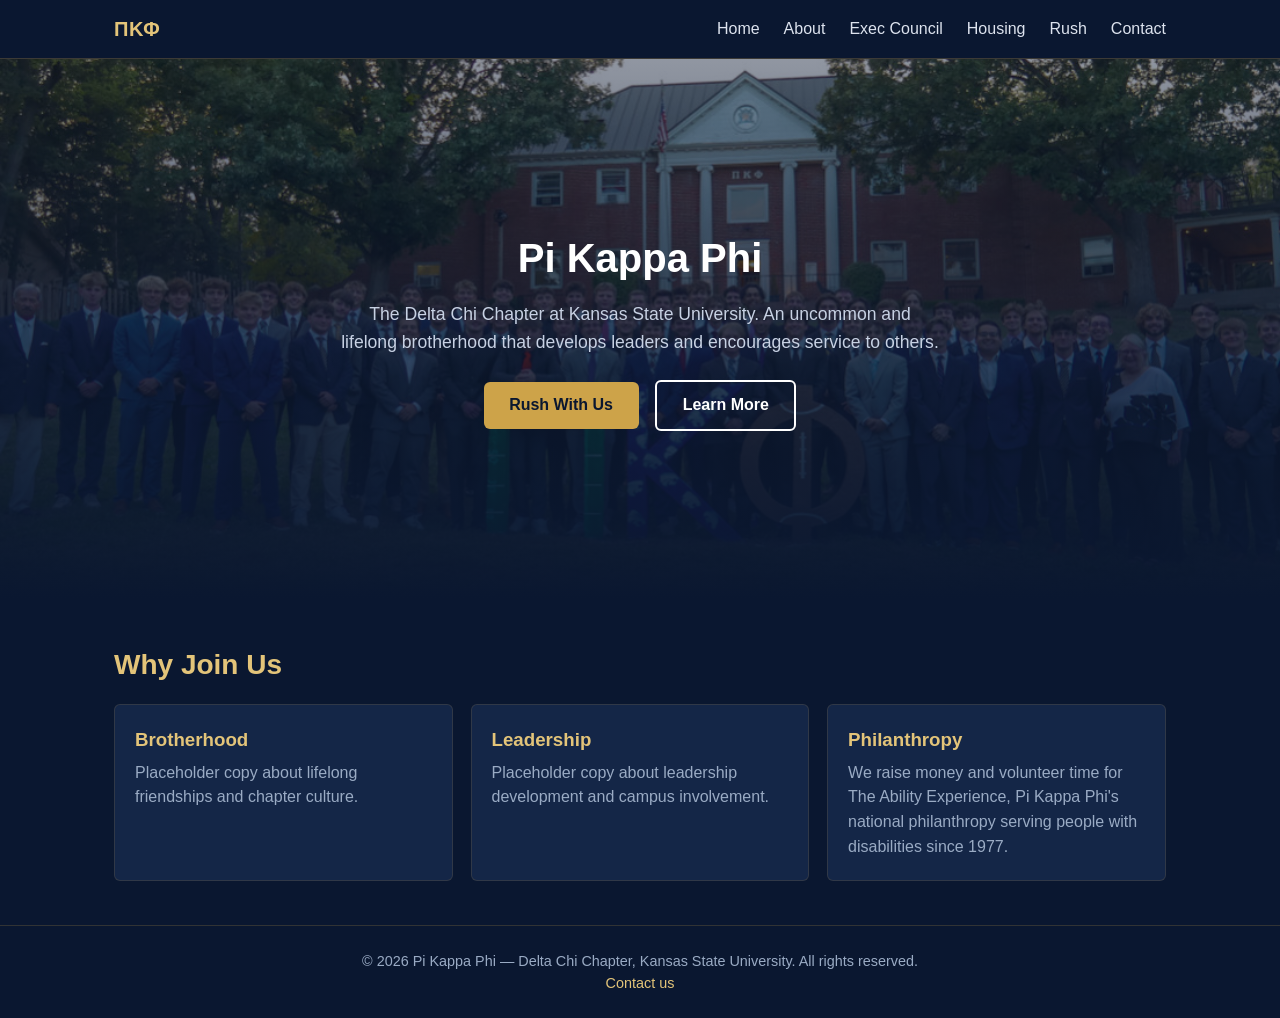
<file: index.html>
<!DOCTYPE html>
<html lang="en">
<head>
  <meta charset="UTF-8">
  <meta name="viewport" content="width=device-width, initial-scale=1.0">
  <title>Pi Kappa Phi | Delta Chi Chapter — Kansas State</title>
  <link rel="stylesheet" href="css/style.css">
</head>
<body>
  <div class="intro-overlay" aria-hidden="true">
    <span class="intro-mark">&Pi;&Kappa;&Phi;</span>
  </div>

  <header class="site-header">
    <nav class="nav">
      <a class="nav-brand" href="index.html">&Pi;&Kappa;&Phi;</a>
      <button class="nav-toggle" aria-label="Toggle navigation">&#9776;</button>
      <ul class="nav-links">
        <li><a href="index.html">Home</a></li>
        <li><a href="about.html">About</a></li>
        <li><a href="exec.html">Exec Council</a></li>
        <li><a href="housing.html">Housing</a></li>
        <li><a href="rush.html">Rush</a></li>
        <li><a href="contact.html">Contact</a></li>
      </ul>
    </nav>
  </header>

  <section class="hero hero-photo intro-timed" style="--house-photo: url('../assets/images/fullhouse.jpeg');" role="img" aria-label="The brothers of Pi Kappa Phi Delta Chi chapter standing in front of the chapter house">
    <div class="container">
      <h1>Pi Kappa Phi</h1>
      <p>The Delta Chi Chapter at Kansas State University. An uncommon and lifelong brotherhood that develops leaders and encourages service to others.</p>
      <a class="btn" href="rush.html">Rush With Us</a>
      <a class="btn btn-outline" href="about.html" style="margin-left: 0.75rem;">Learn More</a>
    </div>
  </section>

  <section>
    <div class="container">
      <h2>Why Join Us</h2>
      <div class="grid">
        <div class="card">
          <h3>Brotherhood</h3>
          <p>Placeholder copy about lifelong friendships and chapter culture.</p>
        </div>
        <div class="card">
          <h3>Leadership</h3>
          <p>Placeholder copy about leadership development and campus involvement.</p>
        </div>
        <div class="card">
          <h3>Philanthropy</h3>
          <p>We raise money and volunteer time for The Ability Experience, Pi Kappa Phi's national philanthropy serving people with disabilities since 1977.</p>
        </div>
      </div>
    </div>
  </section>

  <footer class="site-footer">
    <div class="container">
      <p>&copy; 2026 Pi Kappa Phi — Delta Chi Chapter, Kansas State University. All rights reserved.</p>
      <p><a href="contact.html">Contact us</a></p>
    </div>
  </footer>

  <script src="js/main.js"></script>
</body>
</html>
</file>
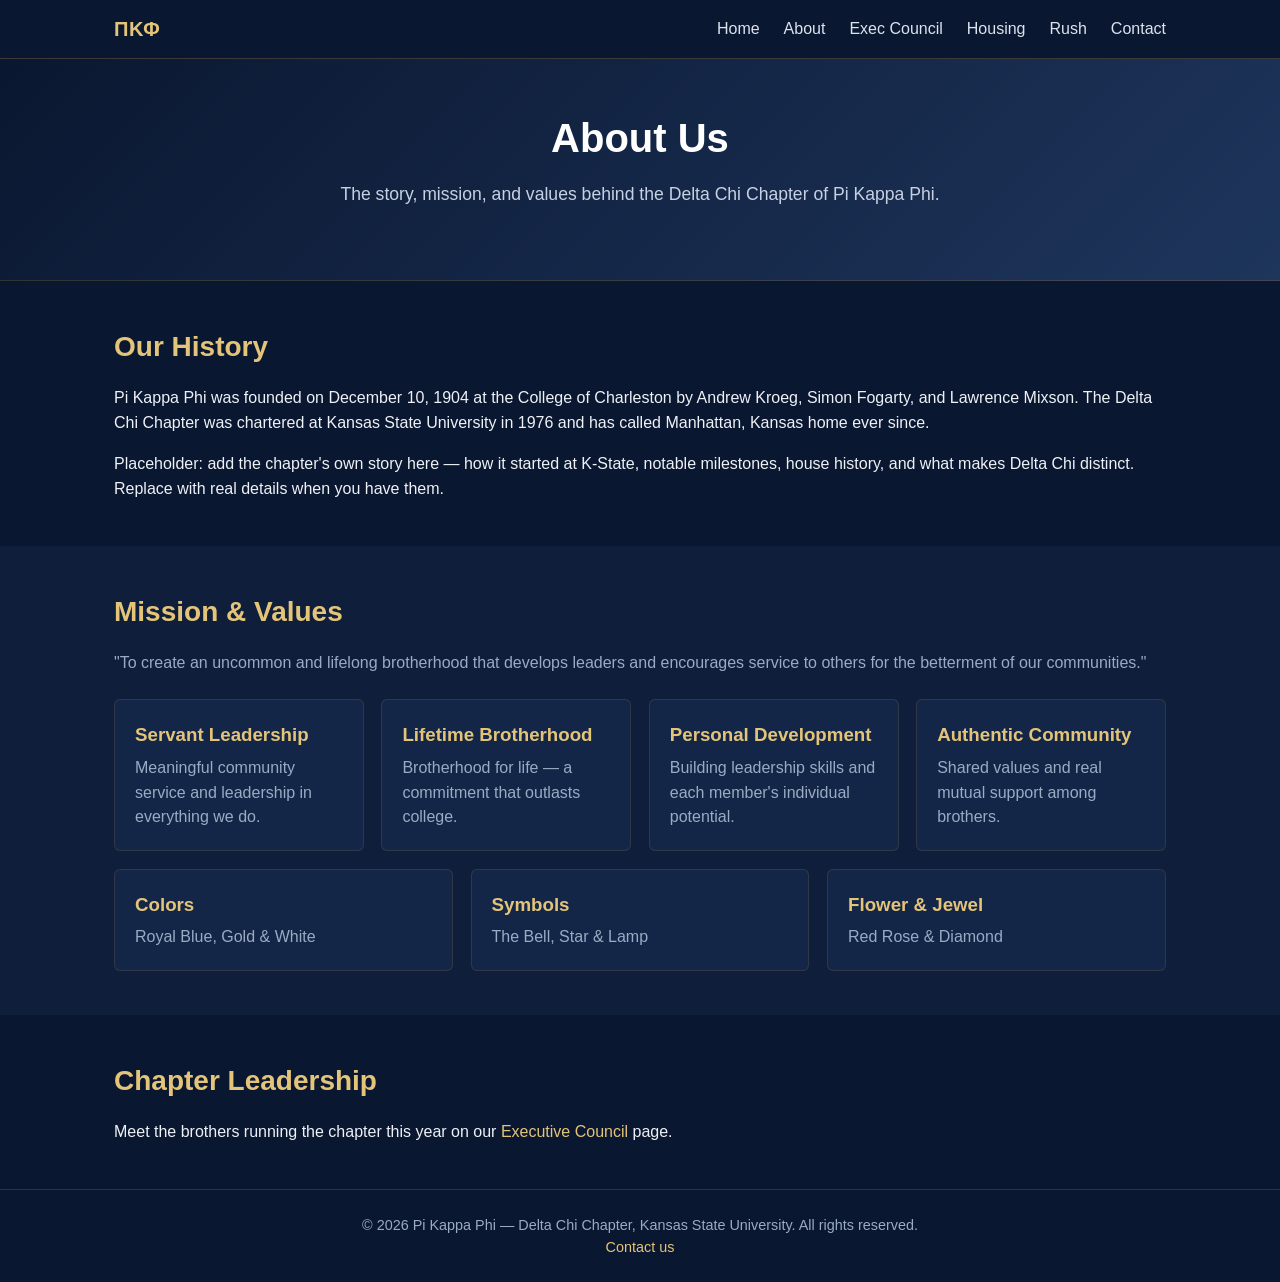
<file: about.html>
<!DOCTYPE html>
<html lang="en">
<head>
  <meta charset="UTF-8">
  <meta name="viewport" content="width=device-width, initial-scale=1.0">
  <title>Pi Kappa Phi | About — Delta Chi Chapter</title>
  <link rel="stylesheet" href="css/style.css">
</head>
<body>
  <header class="site-header">
    <nav class="nav">
      <a class="nav-brand" href="index.html">&Pi;&Kappa;&Phi;</a>
      <button class="nav-toggle" aria-label="Toggle navigation">&#9776;</button>
      <ul class="nav-links">
        <li><a href="index.html">Home</a></li>
        <li><a href="about.html">About</a></li>
        <li><a href="exec.html">Exec Council</a></li>
        <li><a href="housing.html">Housing</a></li>
        <li><a href="rush.html">Rush</a></li>
        <li><a href="contact.html">Contact</a></li>
      </ul>
    </nav>
  </header>

  <section class="hero" style="padding: 3rem 1.5rem;">
    <div class="container">
      <h1>About Us</h1>
      <p>The story, mission, and values behind the Delta Chi Chapter of Pi Kappa Phi.</p>
    </div>
  </section>

  <section>
    <div class="container">
      <h2>Our History</h2>
      <p>Pi Kappa Phi was founded on December 10, 1904 at the College of Charleston by Andrew Kroeg, Simon Fogarty, and Lawrence Mixson. The Delta Chi Chapter was chartered at Kansas State University in 1976 and has called Manhattan, Kansas home ever since.</p>
      <p style="margin-top: 1rem;">Placeholder: add the chapter's own story here — how it started at K-State, notable milestones, house history, and what makes Delta Chi distinct. Replace with real details when you have them.</p>
    </div>
  </section>

  <section class="alt">
    <div class="container">
      <h2>Mission &amp; Values</h2>
      <p style="margin-bottom: 1.5rem; color: var(--color-text-muted);">"To create an uncommon and lifelong brotherhood that develops leaders and encourages service to others for the betterment of our communities."</p>
      <div class="grid">
        <div class="card">
          <h3>Servant Leadership</h3>
          <p>Meaningful community service and leadership in everything we do.</p>
        </div>
        <div class="card">
          <h3>Lifetime Brotherhood</h3>
          <p>Brotherhood for life — a commitment that outlasts college.</p>
        </div>
        <div class="card">
          <h3>Personal Development</h3>
          <p>Building leadership skills and each member's individual potential.</p>
        </div>
        <div class="card">
          <h3>Authentic Community</h3>
          <p>Shared values and real mutual support among brothers.</p>
        </div>
      </div>
      <div class="grid" style="margin-top: 1.1rem;">
        <div class="card">
          <h3>Colors</h3>
          <p>Royal Blue, Gold &amp; White</p>
        </div>
        <div class="card">
          <h3>Symbols</h3>
          <p>The Bell, Star &amp; Lamp</p>
        </div>
        <div class="card">
          <h3>Flower &amp; Jewel</h3>
          <p>Red Rose &amp; Diamond</p>
        </div>
      </div>
    </div>
  </section>

  <section>
    <div class="container">
      <h2>Chapter Leadership</h2>
      <p>Meet the brothers running the chapter this year on our <a href="exec.html">Executive Council</a> page.</p>
    </div>
  </section>

  <footer class="site-footer">
    <div class="container">
      <p>&copy; 2026 Pi Kappa Phi — Delta Chi Chapter, Kansas State University. All rights reserved.</p>
      <p><a href="contact.html">Contact us</a></p>
    </div>
  </footer>

  <script src="js/main.js"></script>
</body>
</html>
</file>
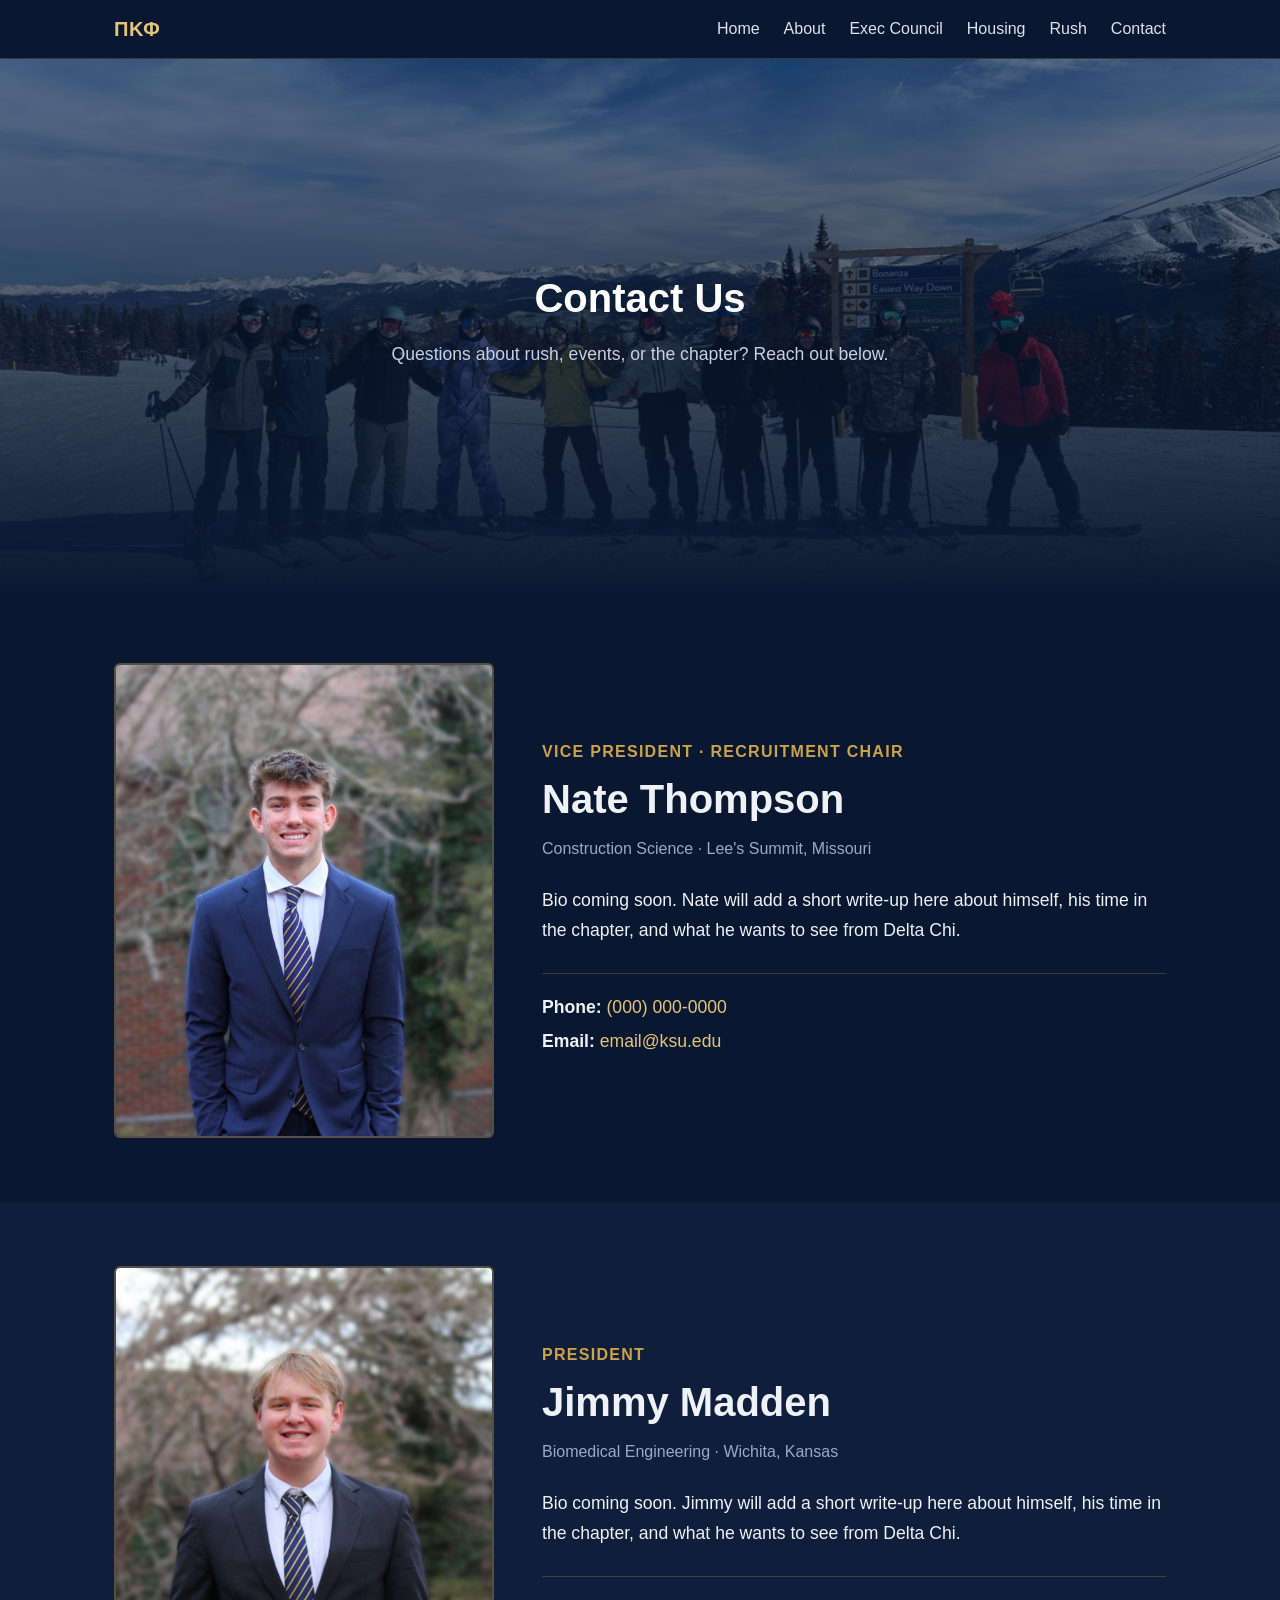
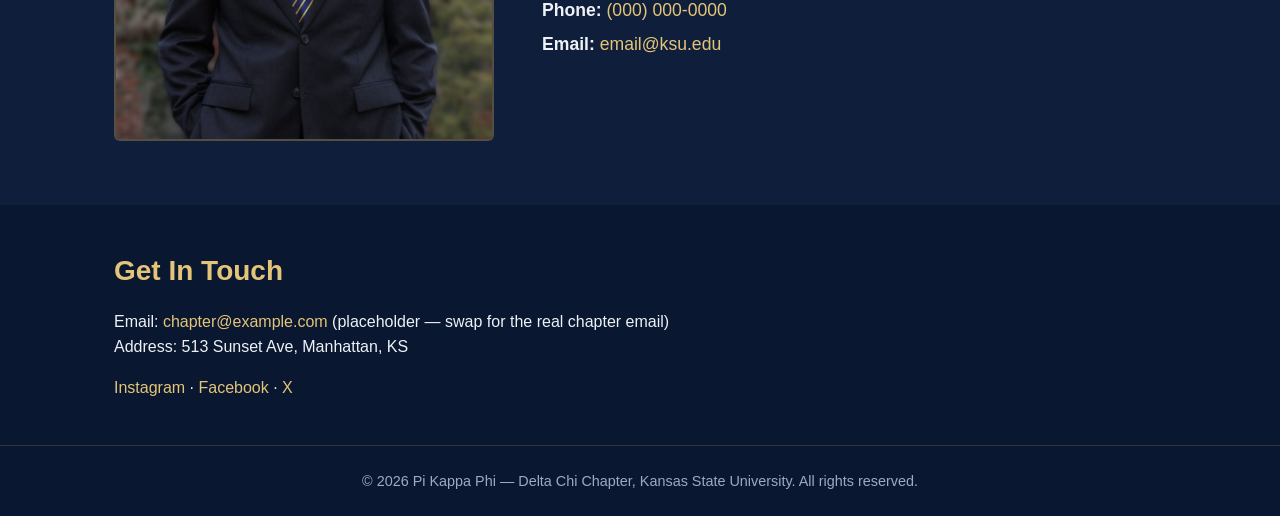
<file: contact.html>
<!DOCTYPE html>
<html lang="en">
<head>
  <meta charset="UTF-8">
  <meta name="viewport" content="width=device-width, initial-scale=1.0">
  <title>Pi Kappa Phi | Contact — Delta Chi Chapter</title>
  <link rel="stylesheet" href="css/style.css">
</head>
<body>
  <header class="site-header">
    <nav class="nav">
      <a class="nav-brand" href="index.html">&Pi;&Kappa;&Phi;</a>
      <button class="nav-toggle" aria-label="Toggle navigation">&#9776;</button>
      <ul class="nav-links">
        <li><a href="index.html">Home</a></li>
        <li><a href="about.html">About</a></li>
        <li><a href="exec.html">Exec Council</a></li>
        <li><a href="housing.html">Housing</a></li>
        <li><a href="rush.html">Rush</a></li>
        <li><a href="contact.html">Contact</a></li>
      </ul>
    </nav>
  </header>

  <section class="hero hero-photo" style="--house-photo: url('../assets/images/skipic.jpeg');" role="img" aria-label="Pi Kappa Phi brothers on a ski trip">
    <div class="container">
      <h1>Contact Us</h1>
      <p>Questions about rush, events, or the chapter? Reach out below.</p>
    </div>
  </section>

  <section class="leader-section">
    <div class="container leader-row">
      <div class="leader-photo">
        <img src="assets/images/nate.jpeg" alt="Nate Thompson">
      </div>
      <div class="leader-body">
        <p class="leader-role">Vice President &middot; Recruitment Chair</p>
        <h2>Nate Thompson</h2>
        <p class="leader-meta">Construction Science &middot; Lee's Summit, Missouri</p>
        <!-- bio placeholder, nate writes this -->
        <p class="leader-bio">Bio coming soon. Nate will add a short write-up here about himself, his time in the chapter, and what he wants to see from Delta Chi.</p>
        <div class="leader-contact">
          <!-- swap in real phone and email -->
          <p><strong>Phone:</strong> <a href="tel:">(000) 000-0000</a></p>
          <p><strong>Email:</strong> <a href="mailto:">email@ksu.edu</a></p>
        </div>
      </div>
    </div>
  </section>

  <section class="leader-section alt">
    <div class="container leader-row">
      <div class="leader-photo">
        <img src="assets/images/jimmy.jpeg" alt="Jimmy Madden">
      </div>
      <div class="leader-body">
        <p class="leader-role">President</p>
        <h2>Jimmy Madden</h2>
        <p class="leader-meta">Biomedical Engineering &middot; Wichita, Kansas</p>
        <!-- bio placeholder, jimmy writes this -->
        <p class="leader-bio">Bio coming soon. Jimmy will add a short write-up here about himself, his time in the chapter, and what he wants to see from Delta Chi.</p>
        <div class="leader-contact">
          <!-- swap in real phone and email -->
          <p><strong>Phone:</strong> <a href="tel:">(000) 000-0000</a></p>
          <p><strong>Email:</strong> <a href="mailto:">email@ksu.edu</a></p>
        </div>
      </div>
    </div>
  </section>

  <section>
    <div class="container">
      <h2>Get In Touch</h2>
      <p>Email: <a href="mailto:chapter@example.com">chapter@example.com</a> (placeholder — swap for the real chapter email)</p>
      <p>Address: 513 Sunset Ave, Manhattan, KS</p>
      <p style="margin-top: 1rem;">
        <a href="https://www.instagram.com/ksupikapp/" target="_blank" rel="noopener">Instagram</a> ·
        <a href="https://www.facebook.com/KSUPiKapp/" target="_blank" rel="noopener">Facebook</a> ·
        <a href="https://x.com/pikappkstate" target="_blank" rel="noopener">X</a>
      </p>
    </div>
  </section>

  <footer class="site-footer">
    <div class="container">
      <p>&copy; 2026 Pi Kappa Phi — Delta Chi Chapter, Kansas State University. All rights reserved.</p>
    </div>
  </footer>

  <script src="js/main.js"></script>
</body>
</html>
</file>
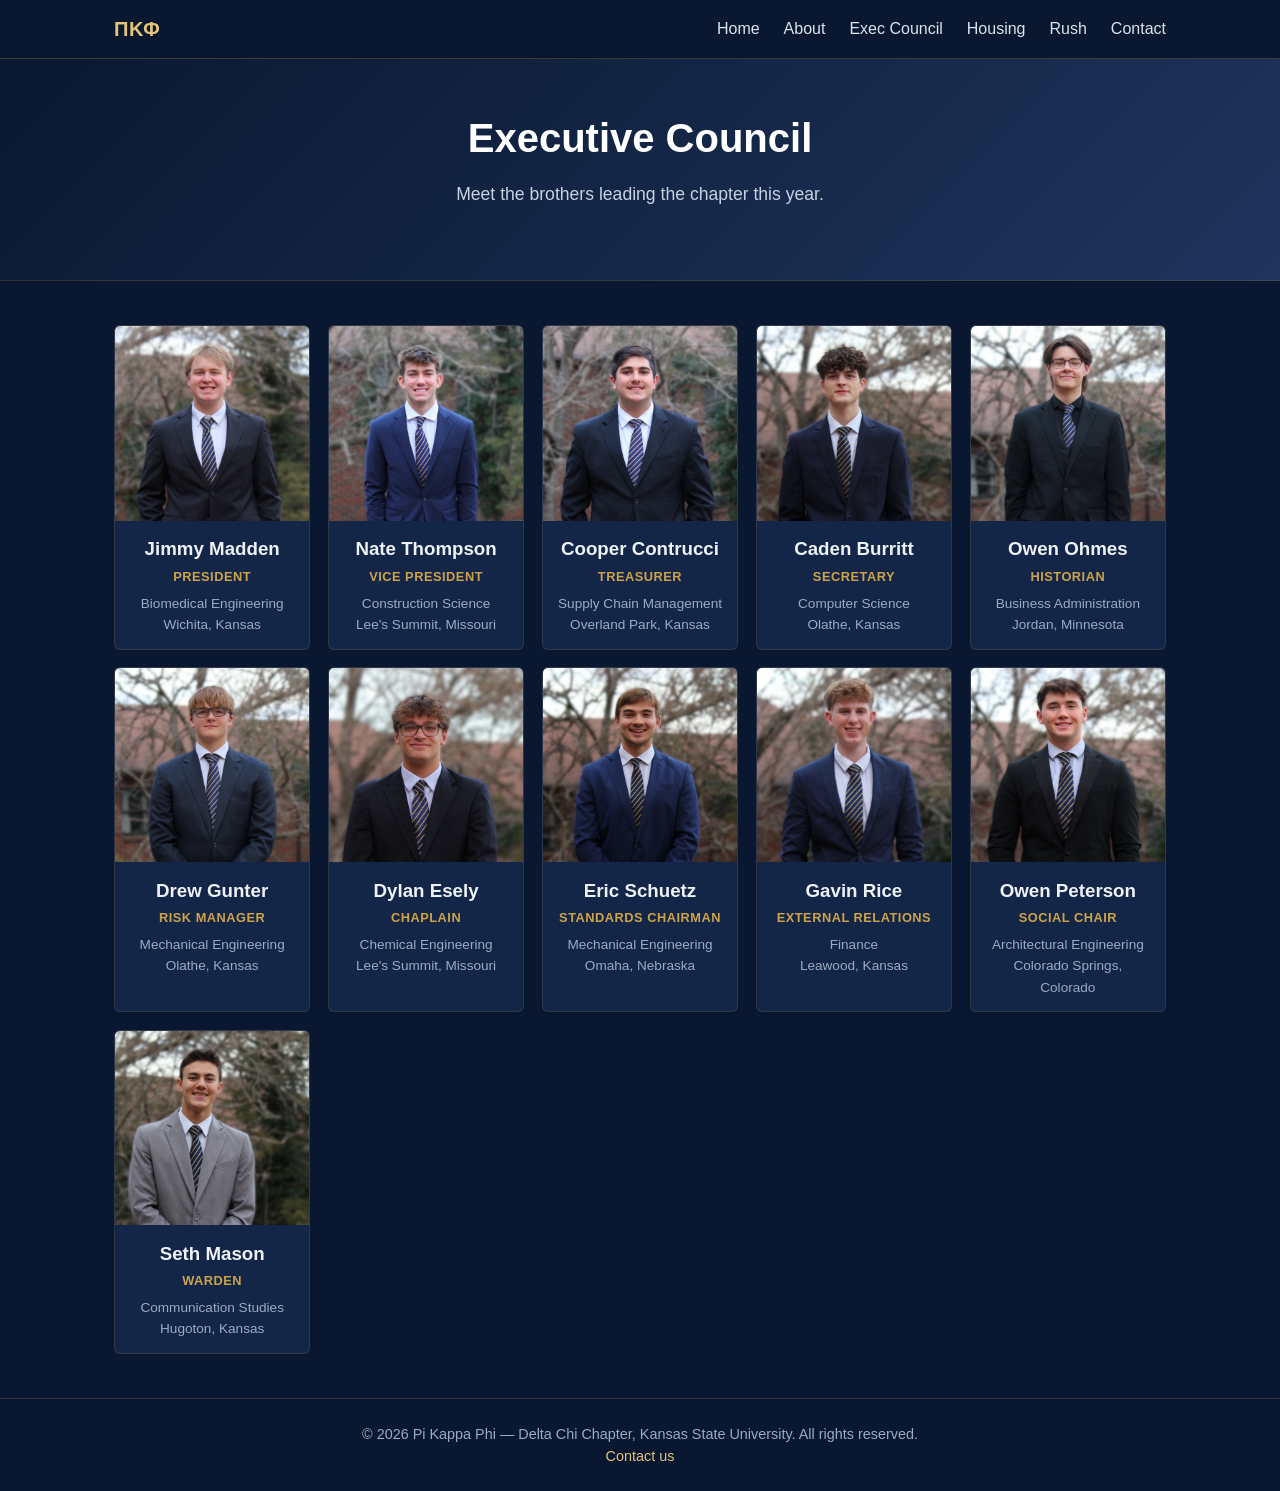
<file: exec.html>
<!DOCTYPE html>
<html lang="en">
<head>
  <meta charset="UTF-8">
  <meta name="viewport" content="width=device-width, initial-scale=1.0">
  <title>Pi Kappa Phi | Executive Council — Delta Chi Chapter</title>
  <link rel="stylesheet" href="css/style.css">
</head>
<body>
  <header class="site-header">
    <nav class="nav">
      <a class="nav-brand" href="index.html">&Pi;&Kappa;&Phi;</a>
      <button class="nav-toggle" aria-label="Toggle navigation">&#9776;</button>
      <ul class="nav-links">
        <li><a href="index.html">Home</a></li>
        <li><a href="about.html">About</a></li>
        <li><a href="exec.html">Exec Council</a></li>
        <li><a href="housing.html">Housing</a></li>
        <li><a href="rush.html">Rush</a></li>
        <li><a href="contact.html">Contact</a></li>
      </ul>
    </nav>
  </header>

  <section class="hero" style="padding: 3rem 1.5rem;">
    <div class="container">
      <h1>Executive Council</h1>
      <p>Meet the brothers leading the chapter this year.</p>
    </div>
  </section>

  <section>
    <div class="container">
      <div id="exec-grid" class="exec-grid"></div>
    </div>
  </section>

  <footer class="site-footer">
    <div class="container">
      <p>&copy; 2026 Pi Kappa Phi — Delta Chi Chapter, Kansas State University. All rights reserved.</p>
      <p><a href="contact.html">Contact us</a></p>
    </div>
  </footer>

  <script src="js/exec-data.js"></script>
  <script src="js/exec.js"></script>
  <script src="js/main.js"></script>
</body>
</html>
</file>
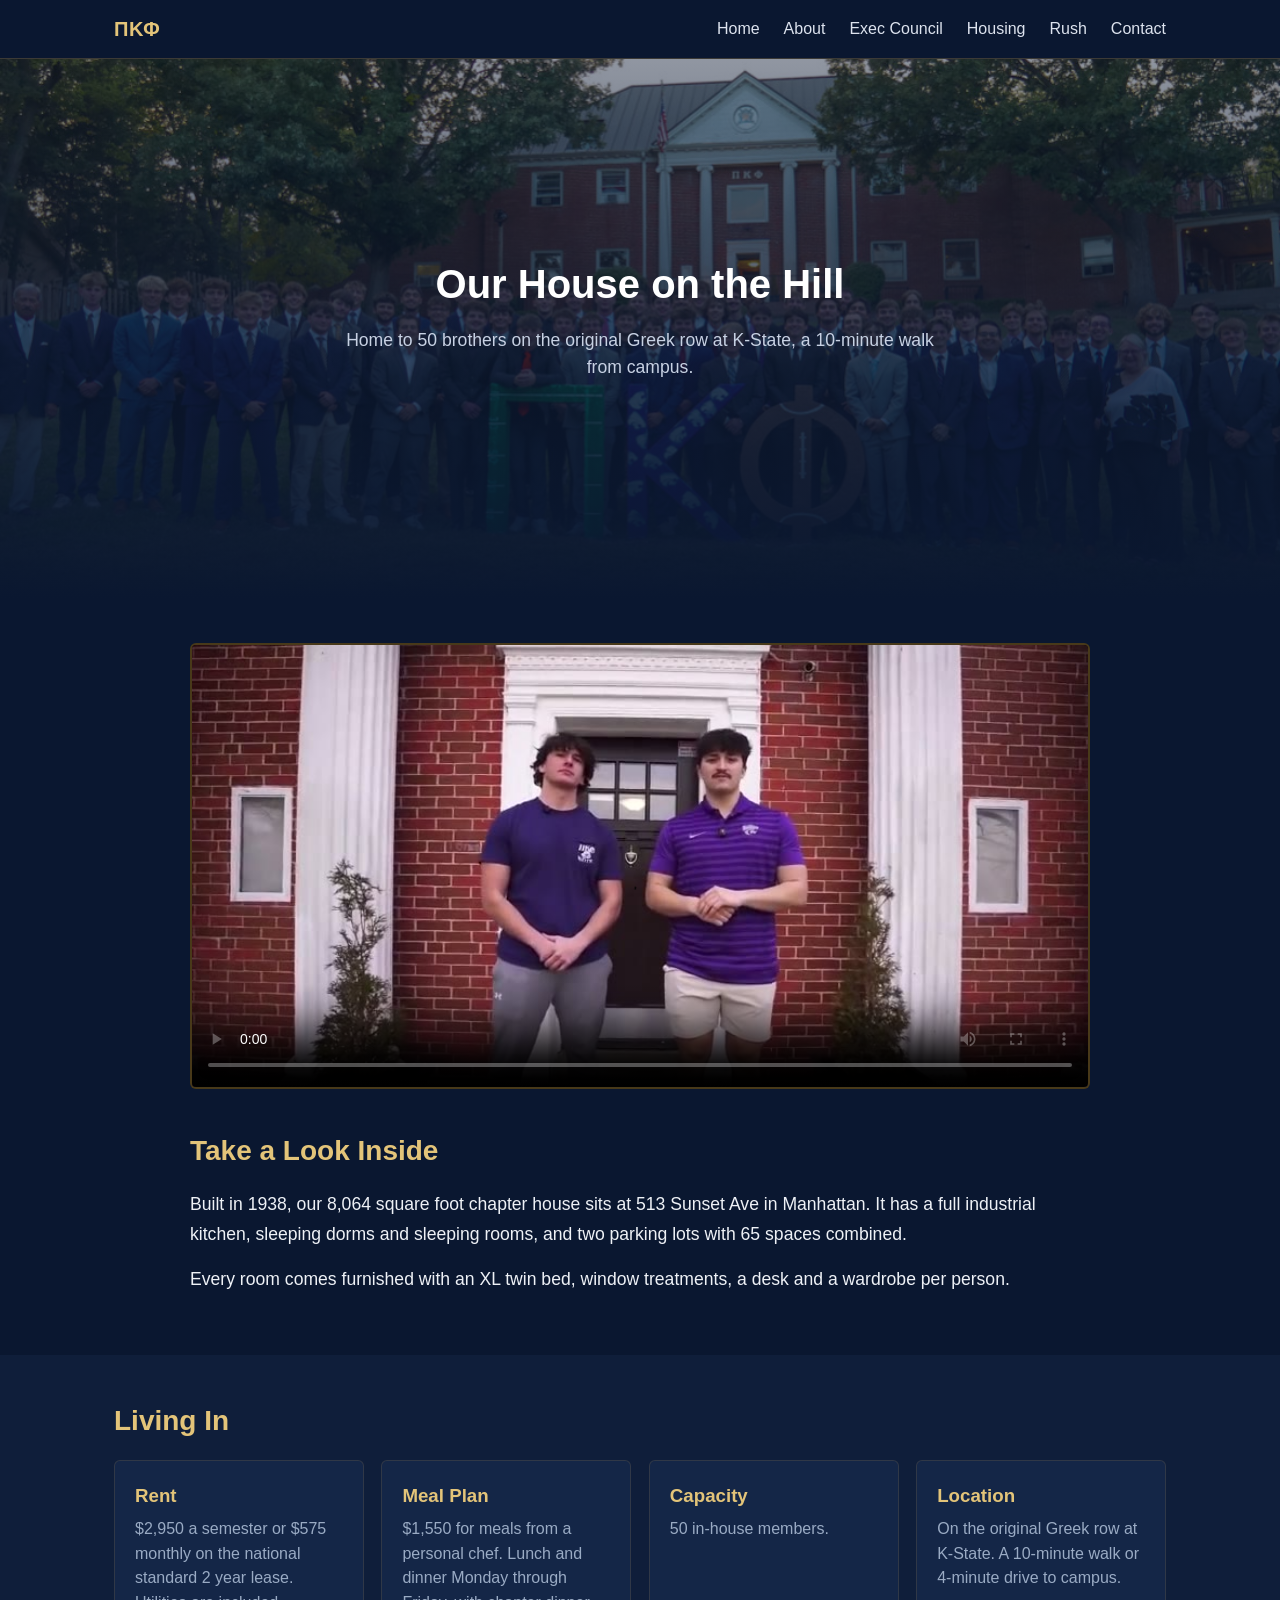
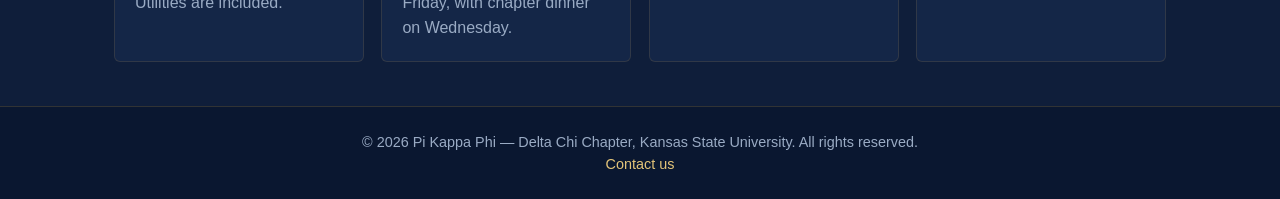
<file: housing.html>
<!DOCTYPE html>
<html lang="en">
<head>
  <meta charset="UTF-8">
  <meta name="viewport" content="width=device-width, initial-scale=1.0">
  <title>Pi Kappa Phi | Housing — Delta Chi Chapter</title>
  <link rel="stylesheet" href="css/style.css">
</head>
<body>
  <header class="site-header">
    <nav class="nav">
      <a class="nav-brand" href="index.html">&Pi;&Kappa;&Phi;</a>
      <button class="nav-toggle" aria-label="Toggle navigation">&#9776;</button>
      <ul class="nav-links">
        <li><a href="index.html">Home</a></li>
        <li><a href="about.html">About</a></li>
        <li><a href="exec.html">Exec Council</a></li>
        <li><a href="housing.html">Housing</a></li>
        <li><a href="rush.html">Rush</a></li>
        <li><a href="contact.html">Contact</a></li>
      </ul>
    </nav>
  </header>

  <section class="hero hero-photo" style="--house-photo: url('../assets/images/fullhouse.jpeg');" role="img" aria-label="The Pi Kappa Phi Delta Chi chapter house">
    <div class="container">
      <h1>Our House on the Hill</h1>
      <p>Home to 50 brothers on the original Greek row at K-State, a 10-minute walk from campus.</p>
    </div>
  </section>

  <section>
    <div class="container">
      <div class="video-wrap">
        <video controls playsinline preload="metadata" poster="assets/videos/housetour-poster.jpg">
          <source src="assets/videos/housetour.mp4" type="video/mp4">
        </video>
      </div>
      <div class="housing-body">
        <h2>Take a Look Inside</h2>
        <p>Built in 1938, our 8,064 square foot chapter house sits at 513 Sunset Ave in Manhattan. It has a full industrial kitchen, sleeping dorms and sleeping rooms, and two parking lots with 65 spaces combined.</p>
        <p>Every room comes furnished with an XL twin bed, window treatments, a desk and a wardrobe per person.</p>
      </div>
    </div>
  </section>

  <section class="alt">
    <div class="container">
      <h2>Living In</h2>
      <div class="grid">
        <div class="card">
          <h3>Rent</h3>
          <p>$2,950 a semester or $575 monthly on the national standard 2 year lease. Utilities are included.</p>
        </div>
        <div class="card">
          <h3>Meal Plan</h3>
          <p>$1,550 for meals from a personal chef. Lunch and dinner Monday through Friday, with chapter dinner on Wednesday.</p>
        </div>
        <div class="card">
          <h3>Capacity</h3>
          <p>50 in-house members.</p>
        </div>
        <div class="card">
          <h3>Location</h3>
          <p>On the original Greek row at K-State. A 10-minute walk or 4-minute drive to campus.</p>
        </div>
      </div>
    </div>
  </section>

  <footer class="site-footer">
    <div class="container">
      <p>&copy; 2026 Pi Kappa Phi — Delta Chi Chapter, Kansas State University. All rights reserved.</p>
      <p><a href="contact.html">Contact us</a></p>
    </div>
  </footer>

  <script src="js/main.js"></script>
</body>
</html>
</file>
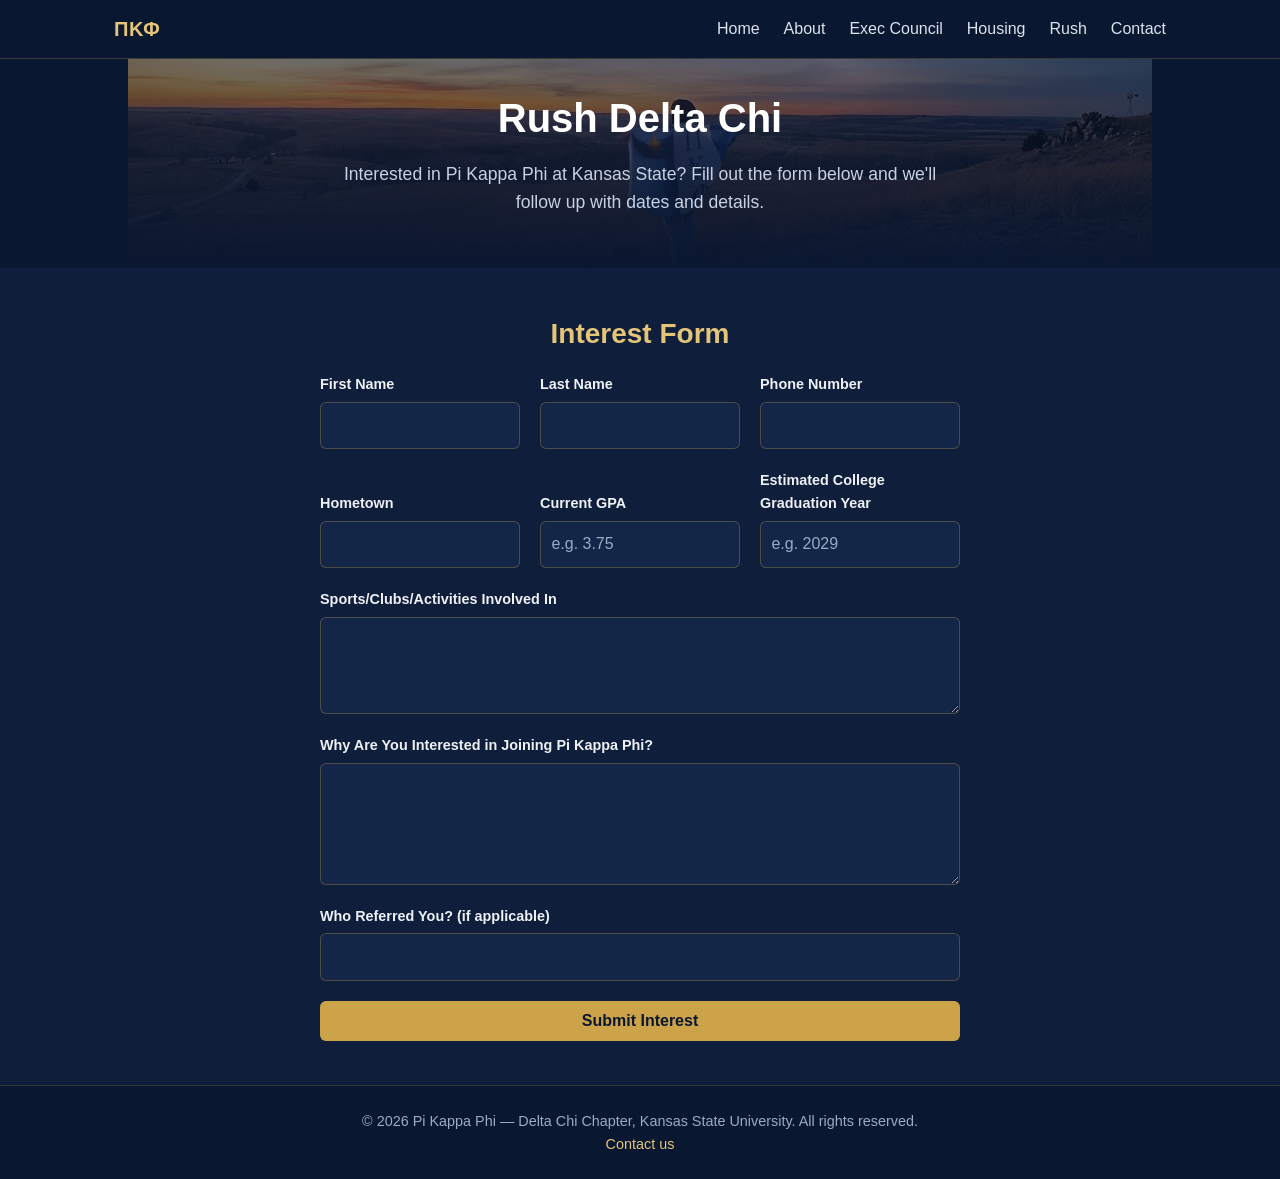
<file: rush.html>
<!DOCTYPE html>
<html lang="en">
<head>
  <meta charset="UTF-8">
  <meta name="viewport" content="width=device-width, initial-scale=1.0">
  <title>Pi Kappa Phi | Rush — Delta Chi Chapter</title>
  <link rel="stylesheet" href="css/style.css">
</head>
<body>
  <header class="site-header">
    <nav class="nav">
      <a class="nav-brand" href="index.html">&Pi;&Kappa;&Phi;</a>
      <button class="nav-toggle" aria-label="Toggle navigation">&#9776;</button>
      <ul class="nav-links">
        <li><a href="index.html">Home</a></li>
        <li><a href="about.html">About</a></li>
        <li><a href="exec.html">Exec Council</a></li>
        <li><a href="housing.html">Housing</a></li>
        <li><a href="rush.html">Rush</a></li>
        <li><a href="contact.html">Contact</a></li>
      </ul>
    </nav>
  </header>

  <section class="hero hero-photo hero-banner" style="--house-photo: url('../assets/images/Konza-PKP.jpg');" role="img" aria-label="Pi Kappa Phi brothers at Konza Prairie">
    <div class="container">
      <h1>Rush Delta Chi</h1>
      <p>Interested in Pi Kappa Phi at Kansas State? Fill out the form below and we'll follow up with dates and details.</p>
    </div>
  </section>

  <section class="alt">
    <div class="container">
      <h2 style="text-align: center;">Interest Form</h2>
      <!--
        Swap YOUR_FORM_ID below for a real Formspree endpoint (formspree.io),
        or replace this <form> with a plain mailto: link if you'd rather not
        set up a form service for the POC.
      -->
      <form action="https://formspree.io/f/YOUR_FORM_ID" method="POST" novalidate>
        <div class="form-grid">
          <div>
            <label for="first-name">First Name</label>
            <input type="text" id="first-name" name="first_name" required>
          </div>
          <div>
            <label for="last-name">Last Name</label>
            <input type="text" id="last-name" name="last_name" required>
          </div>
          <div>
            <label for="phone">Phone Number</label>
            <input type="tel" id="phone" name="phone" required>
          </div>
          <div>
            <label for="hometown">Hometown</label>
            <input type="text" id="hometown" name="hometown" required>
          </div>
          <div>
            <label for="gpa">Current GPA</label>
            <input type="text" id="gpa" name="gpa" placeholder="e.g. 3.75" required>
          </div>
          <div>
            <label for="grad-year">Estimated College Graduation Year</label>
            <input type="text" id="grad-year" name="grad_year" placeholder="e.g. 2029" required>
          </div>
        </div>
        <div>
          <label for="activities">Sports/Clubs/Activities Involved In</label>
          <textarea id="activities" name="activities" rows="3" required></textarea>
        </div>
        <div>
          <label for="message">Why Are You Interested in Joining Pi Kappa Phi?</label>
          <textarea id="message" name="message" rows="4" required></textarea>
        </div>
        <div>
          <label for="referral">Who Referred You? (if applicable)</label>
          <input type="text" id="referral" name="referral">
        </div>
        <button class="btn" type="submit">Submit Interest</button>
      </form>
    </div>
  </section>

  <footer class="site-footer">
    <div class="container">
      <p>&copy; 2026 Pi Kappa Phi — Delta Chi Chapter, Kansas State University. All rights reserved.</p>
      <p><a href="contact.html">Contact us</a></p>
    </div>
  </footer>

  <script src="js/main.js"></script>
</body>
</html>
</file>
<file: css/style.css>
/* ---- Brand variables: navy + gold. Swap these once you have exact hex codes. ---- */
:root {
  --color-navy-dark: #0a1730;
  --color-navy: #12213f;
  --color-navy-light: #1e355c;
  --color-gold: #cda349;
  --color-gold-light: #e3c479;
  --color-bg: #0a1730;
  --color-bg-alt: #0f1e3a;
  --color-surface: #142647;
  --color-text: #eef1f6;
  --color-text-muted: #9aabc4;
  --max-width: 1100px;
  --radius: 6px;
}

* { box-sizing: border-box; margin: 0; padding: 0; }

body {
  font-family: -apple-system, "Segoe UI", Roboto, Helvetica, Arial, sans-serif;
  color: var(--color-text);
  background: var(--color-bg);
  line-height: 1.55;
}

img { max-width: 100%; display: block; }
a { color: var(--color-gold-light); text-decoration: none; }
a:hover { text-decoration: underline; }

.container {
  max-width: var(--max-width);
  margin: 0 auto;
  padding: 0 1.5rem;
}

/* ---- Header / nav ---- */
.site-header {
  background: var(--color-navy-dark);
  color: #fff;
  border-bottom: 1px solid rgba(205, 163, 73, 0.25);
  position: sticky;
  top: 0;
  z-index: 100;
}

.nav {
  display: flex;
  align-items: center;
  justify-content: space-between;
  padding: 0.85rem 1.5rem;
  max-width: var(--max-width);
  margin: 0 auto;
}

.nav-brand {
  color: var(--color-gold-light);
  font-size: 1.25rem;
  font-weight: 700;
  letter-spacing: 0.03em;
}

.nav-links {
  display: flex;
  gap: 1.5rem;
  list-style: none;
}

.nav-links a {
  color: #dde3ee;
  font-weight: 500;
}

.nav-links a:hover { color: var(--color-gold); text-decoration: none; }

.nav-toggle {
  display: none;
  background: none;
  border: none;
  color: #fff;
  font-size: 1.5rem;
  cursor: pointer;
}

@media (max-width: 720px) {
  .nav-toggle { display: block; }
  .nav-links {
    position: absolute;
    top: 56px;
    left: 0;
    right: 0;
    background: var(--color-navy-dark);
    flex-direction: column;
    gap: 0;
    max-height: 0;
    overflow: hidden;
    transition: max-height 0.25s ease;
  }
  .nav-links.open { max-height: 300px; }
  .nav-links li { border-top: 1px solid rgba(255,255,255,0.08); }
  .nav-links a { display: block; padding: 0.85rem 1.5rem; }
}

/* ---- Hero ---- */
.hero {
  background: linear-gradient(135deg, var(--color-navy-dark), var(--color-navy-light));
  color: #fff;
  padding: 3.5rem 1.5rem;
  text-align: center;
  border-bottom: 1px solid rgba(205, 163, 73, 0.2);
}

.hero-photo {
  position: relative;
  overflow: hidden;
  min-height: 60vh;
  display: flex;
  align-items: center;
  justify-content: center;
  border-bottom: none;
}

.hero-photo::before {
  content: "";
  position: absolute;
  inset: 0;
  background-image: linear-gradient(180deg, rgba(10, 23, 48, 0.45) 0%, rgba(10, 23, 48, 1) 100%), var(--house-photo, none);
  background-size: cover;
  background-position: center;
  background-repeat: no-repeat;
  animation: hero-zoom 2.4s ease-out both;
}

/* fixed-height banner locked to the photo's native height. Width follows
   the viewport; background-size: contain shows the full photo uncropped,
   letterboxing with navy on screens wider than the photo's native 1024px */
.hero-photo.hero-banner {
  min-height: 0;
  height: 209px;
  padding: 1rem 1.5rem;
}

.hero-photo.hero-banner::before {
  background-size: cover, contain;
  background-color: var(--color-navy-dark);
}

.hero-photo .container {
  position: relative;
  z-index: 1;
}

.hero-photo h1,
.hero-photo p,
.hero-photo .btn {
  animation: hero-rise 0.8s ease-out both;
}

.hero-photo h1 { animation-delay: 0.35s; }
.hero-photo p { animation-delay: 0.55s; }
.hero-photo .btn { animation-delay: 0.75s; }

/* index's hero sits behind the full-screen intro overlay, so its rise
   is timed to start as that overlay dissolves rather than on page load */
.hero-photo.intro-timed h1 { animation-delay: 1.3s; }
.hero-photo.intro-timed p { animation-delay: 1.5s; }
.hero-photo.intro-timed .btn { animation-delay: 1.7s; }

@keyframes hero-zoom {
  from { transform: scale(1.12); filter: brightness(0.6); }
  to { transform: scale(1); filter: brightness(1); }
}

@keyframes hero-rise {
  from { opacity: 0; transform: translateY(18px); }
  to { opacity: 1; transform: translateY(0); }
}

/* ---- Full-screen intro (index only) ---- */
.intro-overlay {
  position: fixed;
  inset: 0;
  z-index: 1000;
  display: flex;
  align-items: center;
  justify-content: center;
  background: var(--color-navy-dark);
  animation: intro-fade 0.6s ease-in 1.3s forwards;
}

.intro-mark {
  font-size: clamp(2.75rem, 9vw, 5.5rem);
  font-weight: 700;
  color: var(--color-gold-light);
  opacity: 0;
  letter-spacing: 0.4em;
  animation: intro-mark-in 0.9s ease-out 0.15s forwards;
}

@keyframes intro-mark-in {
  from { opacity: 0; letter-spacing: 0.6em; }
  to { opacity: 1; letter-spacing: 0.15em; }
}

@keyframes intro-fade {
  from { opacity: 1; }
  to { opacity: 0; visibility: hidden; pointer-events: none; }
}

@media (prefers-reduced-motion: reduce) {
  .intro-overlay { display: none; }

  .hero-photo::before,
  .hero-photo h1,
  .hero-photo p,
  .hero-photo .btn {
    animation: none;
  }
}

.hero h1 {
  font-size: 2.5rem;
  margin-bottom: 0.75rem;
}

.hero p {
  font-size: 1.1rem;
  color: #c7d1e3;
  max-width: 600px;
  margin: 0 auto 1.5rem;
}

.btn {
  display: inline-block;
  background: var(--color-gold);
  color: var(--color-navy-dark);
  font-weight: 700;
  padding: 0.7rem 1.6rem;
  border-radius: var(--radius);
  border: none;
  cursor: pointer;
  font-size: 1rem;
}

.btn:hover { text-decoration: none; opacity: 0.9; }

.btn-outline {
  background: transparent;
  border: 2px solid #fff;
  color: #fff;
}

/* ---- Sections ---- */
section { padding: 2.75rem 0; }
section.alt { background: var(--color-bg-alt); }

section h2 {
  font-size: 1.75rem;
  margin-bottom: 1.1rem;
  color: var(--color-gold-light);
}

.grid {
  display: grid;
  grid-template-columns: repeat(auto-fit, minmax(220px, 1fr));
  gap: 1.1rem;
}

.card {
  background: var(--color-surface);
  border: 1px solid rgba(205, 163, 73, 0.15);
  border-radius: var(--radius);
  padding: 1.25rem;
}

.card h3 {
  color: var(--color-gold-light);
  margin-bottom: 0.4rem;
}

.card p { color: var(--color-text-muted); }

/* ---- Exec council ---- */
.exec-grid {
  display: grid;
  grid-template-columns: repeat(auto-fit, minmax(190px, 1fr));
  gap: 1.1rem;
}

.exec-card {
  background: var(--color-surface);
  border: 1px solid rgba(205, 163, 73, 0.15);
  border-radius: var(--radius);
  overflow: hidden;
  text-align: center;
}

.exec-photo-wrap {
  aspect-ratio: 1 / 1;
  background: var(--color-navy);
  overflow: hidden;
}

.exec-photo-wrap img {
  width: 100%;
  height: 100%;
  object-fit: cover;
}

.exec-info {
  padding: 0.85rem;
}

.exec-info h3 {
  color: var(--color-text);
  margin-bottom: 0.2rem;
}

.exec-position {
  font-weight: 600;
  color: var(--color-gold);
  font-size: 0.8rem;
  text-transform: uppercase;
  letter-spacing: 0.04em;
  margin-bottom: 0.4rem;
}

.exec-meta {
  font-size: 0.85rem;
  color: var(--color-text-muted);
}

/* ---- contact leadership, big photo left info right ---- */
.leader-section {
  padding: 4rem 0;
}

.leader-row {
  display: flex;
  align-items: center;
  gap: 3rem;
}

.leader-photo {
  flex: 0 0 380px;
  aspect-ratio: 4 / 5;
  border-radius: var(--radius);
  overflow: hidden;
  border: 2px solid rgba(205, 163, 73, 0.35);
  background: var(--color-navy);
}

.leader-photo img {
  width: 100%;
  height: 100%;
  object-fit: cover;
}

.leader-body {
  flex: 1;
  min-width: 0;
}

.leader-role {
  font-weight: 700;
  color: var(--color-gold);
  text-transform: uppercase;
  letter-spacing: 0.08em;
  margin-bottom: 0.25rem;
}

.leader-section h2 {
  font-size: 2.5rem;
  color: var(--color-text);
  margin-bottom: 0.4rem;
}

.leader-meta {
  color: var(--color-text-muted);
  margin-bottom: 1.5rem;
}

.leader-bio {
  font-size: 1.1rem;
  line-height: 1.7;
  margin-bottom: 1.75rem;
}

.leader-contact {
  border-top: 1px solid rgba(205, 163, 73, 0.25);
  padding-top: 1.25rem;
  font-size: 1.1rem;
}

.leader-contact p {
  margin-bottom: 0.4rem;
}

@media (max-width: 800px) {
  .leader-row {
    flex-direction: column;
    align-items: stretch;
    gap: 1.75rem;
  }

  .leader-photo {
    flex-basis: auto;
    width: 100%;
    max-width: 380px;
    margin: 0 auto;
  }

  .leader-section h2 {
    font-size: 2rem;
  }
}

/* ---- housing, video on top info below ---- */
.video-wrap {
  max-width: 900px;
  margin: 0 auto 2.5rem;
  border-radius: var(--radius);
  overflow: hidden;
  border: 2px solid rgba(205, 163, 73, 0.35);
  background: #000;
}

.video-wrap video {
  display: block;
  width: 100%;
  height: auto;
}

.housing-body {
  max-width: 900px;
  margin: 0 auto;
}

.housing-body p {
  font-size: 1.1rem;
  line-height: 1.7;
  margin-bottom: 1rem;
}

/* ---- Forms ---- */
form {
  display: flex;
  flex-direction: column;
  gap: 1.25rem;
  max-width: 640px;
  width: 100%;
  margin: 0 auto;
}

.form-grid {
  display: grid;
  grid-template-columns: repeat(auto-fit, minmax(200px, 1fr));
  gap: 1.25rem;
  align-items: end;
}

form div { min-width: 0; }

label {
  display: block;
  font-weight: 600;
  font-size: 0.9rem;
  color: var(--color-text);
  margin-bottom: 0.4rem;
}

input, textarea, select {
  display: block;
  width: 100%;
  max-width: 100%;
  padding: 0.65rem;
  border: 1px solid rgba(205, 163, 73, 0.3);
  border-radius: var(--radius);
  font: inherit;
  background: var(--color-surface);
  color: var(--color-text);
}

textarea { resize: vertical; }

input::placeholder, textarea::placeholder { color: var(--color-text-muted); }

input:focus, textarea:focus, select:focus {
  outline: none;
  border-color: var(--color-gold);
}

form.was-validated input:invalid,
form.was-validated textarea:invalid,
form.was-validated select:invalid {
  border-color: #e05252;
  animation: field-flash 0.4s ease;
}

@keyframes field-flash {
  0%, 100% { background-color: var(--color-surface); }
  40% { background-color: rgba(224, 82, 82, 0.3); }
}

/* ---- Footer ---- */
.site-footer {
  background: var(--color-navy-dark);
  color: var(--color-text-muted);
  text-align: center;
  padding: 1.5rem 1.5rem;
  font-size: 0.9rem;
  border-top: 1px solid rgba(205, 163, 73, 0.2);
}

.site-footer a { color: var(--color-gold-light); }
</file>
